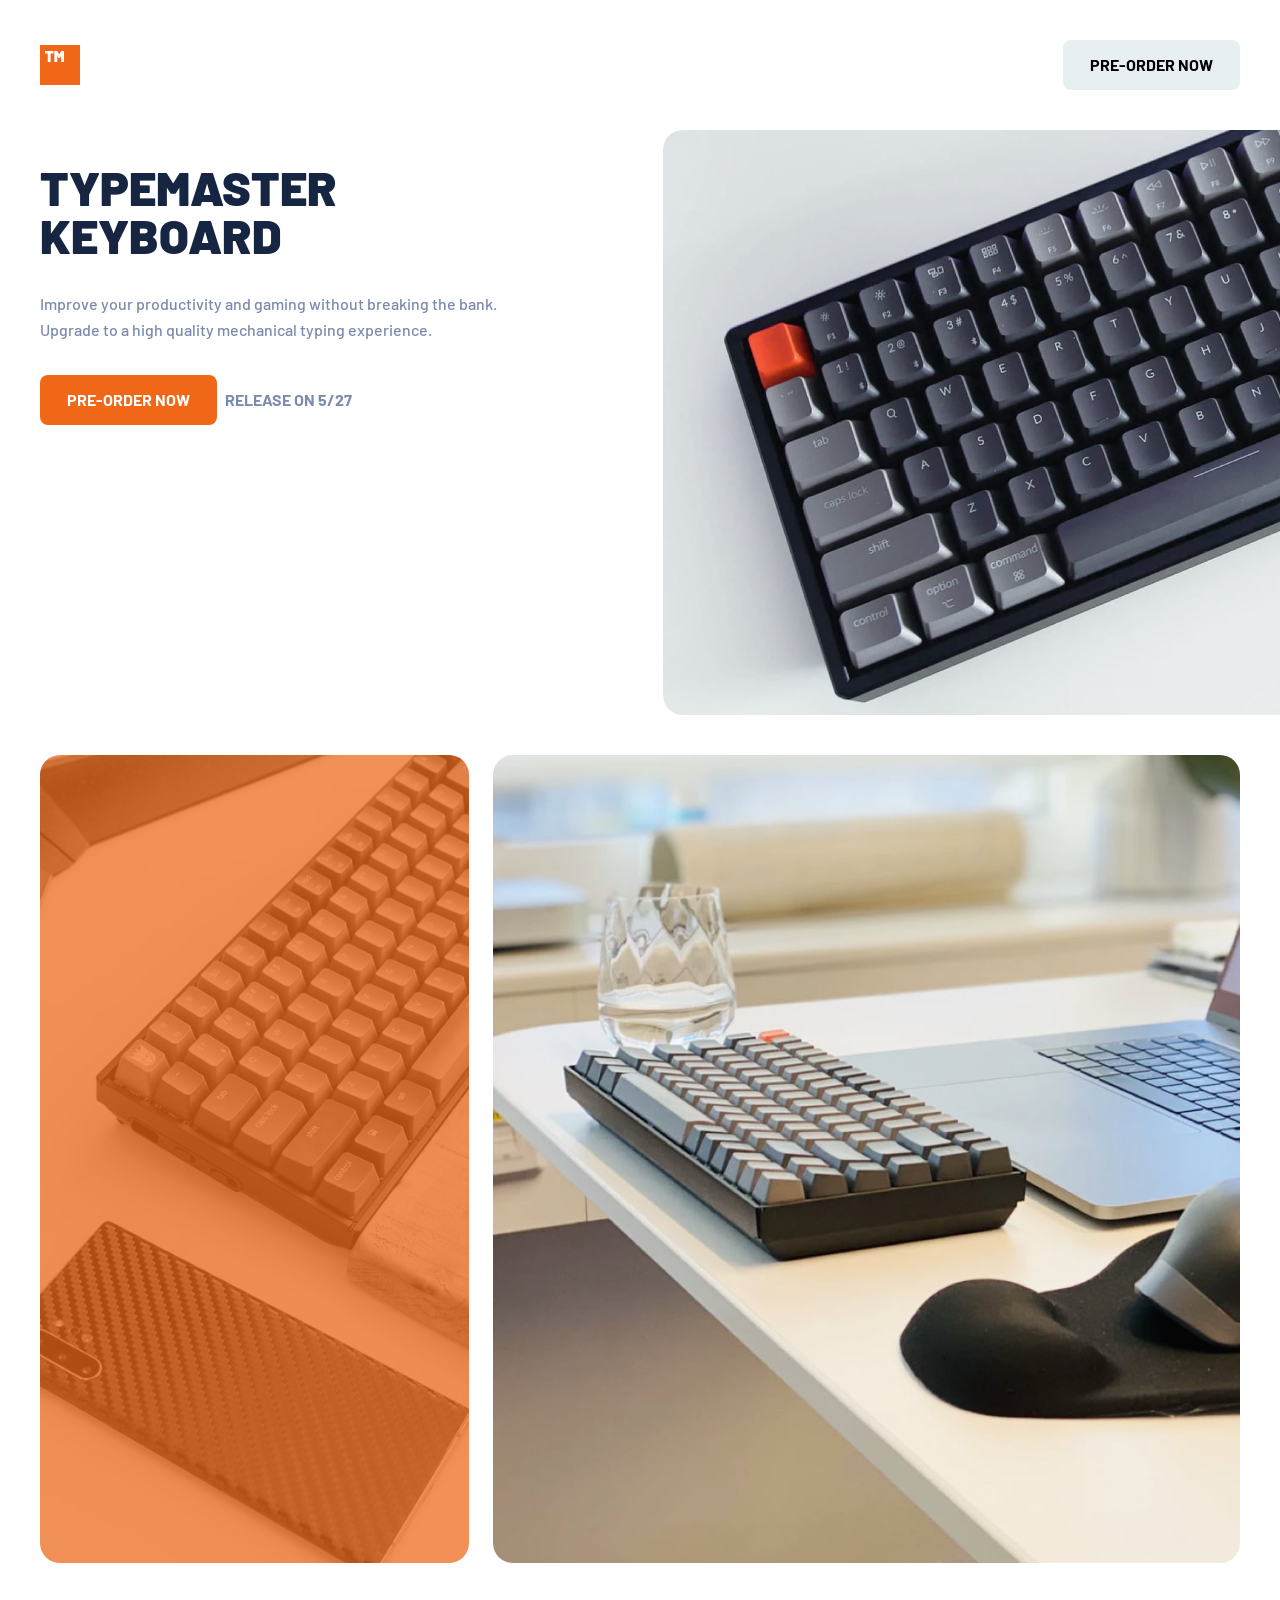
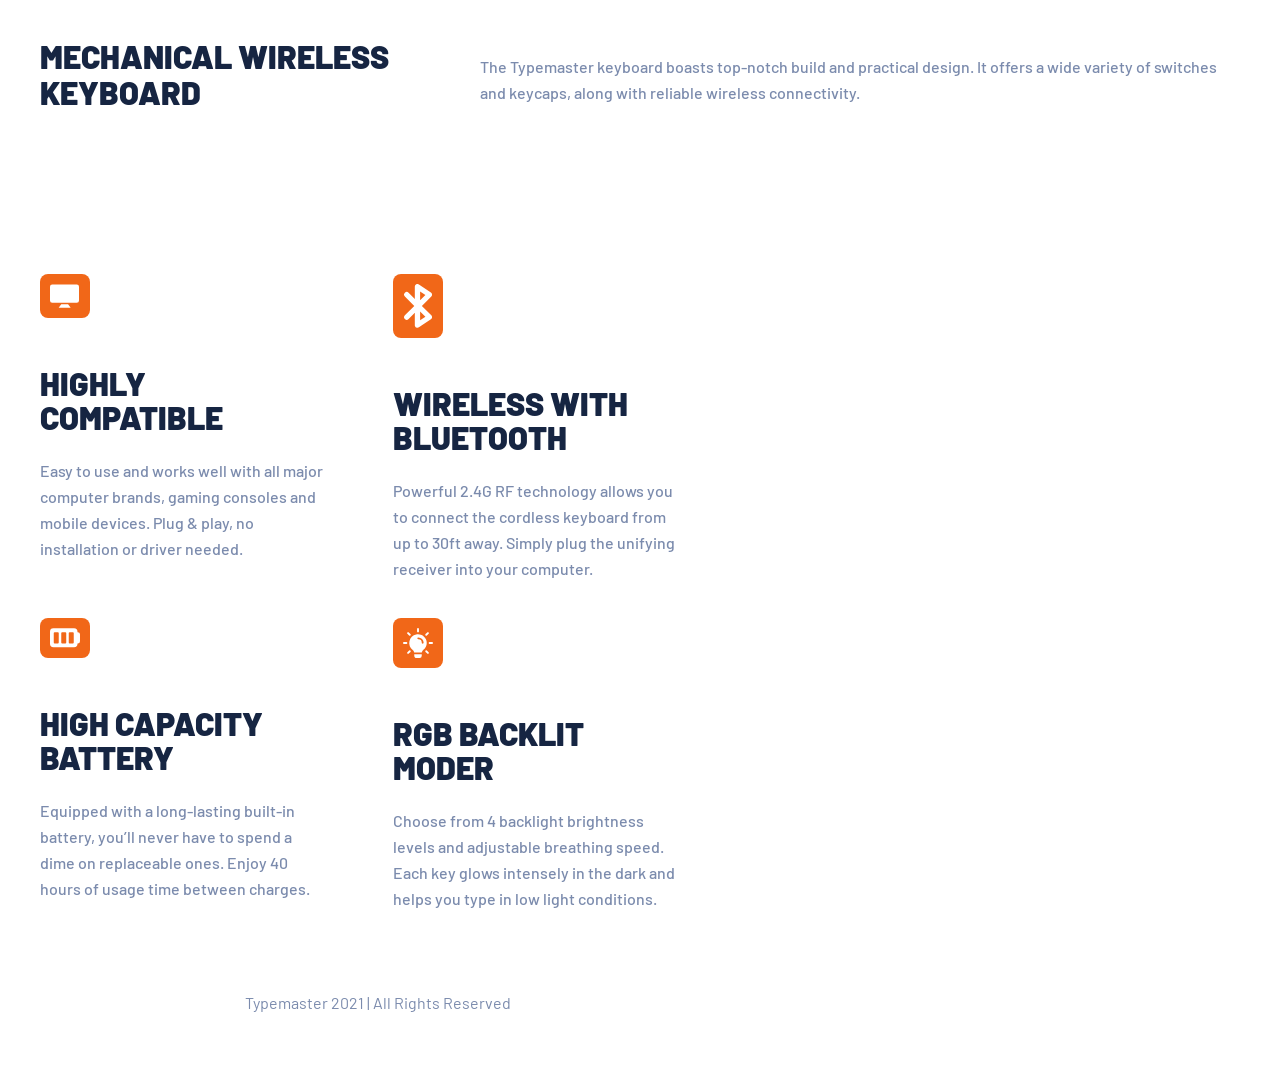
<file: docs/index.html>
<!DOCTYPE html><html lang="en"><head><meta charset="UTF-8"><link rel="icon" type="image/svg+xml" href="[data-uri]"><meta name="viewport" content="width=device-width,initial-scale=1"><link rel="preconnect" href="https://fonts.googleapis.com"><link rel="preconnect" href="https://fonts.gstatic.com" crossorigin><link href="https://fonts.googleapis.com/css2?family=Barlow:wght@500;700;900&display=swap" rel="stylesheet"><title>Typemaster</title><script type="module" crossorigin src="./assets/index-32f9b82f.js"></script><link rel="stylesheet" href="./assets/index-fccbfee0.css"></head><body><header class="header"><img class="header__logo" src="./assets/logo-84564f49.svg" alt="logo"> <a class="button__preorder color__preorder" href="#">PRE-ORDER NOW</a></header><section class="section__keyboard"><div class="texts__keyboard"><h1 class="title__keyboard">TYPEMASTER KEYBOARD</h1><p class="text__keyboard">Improve your productivity and gaming without breaking the bank. Upgrade to a high quality mechanical typing experience.</p><div class="buttons__keyboard"><a class="button__preorder orange__preorder" href="#">PRE-ORDER NOW</a> <a class="button__release" href="#">RELEASE ON 5/27</a></div></div><picture class="image__keyboard"><source media="(min-width: 1040px)" srcset="./assets/image-keyboard-528fa865.jpg"><source media="(min-width:768px )" srcset="./assets/image-keyboard-aafb17b0.jpg"><source media="(min-width:360px)" srcset="./assets/image-keyboard-e0bc5468.jpg"><img class="image__keyboard" src="./assets/image-keyboard-e0bc5468.jpg" alt="keyboard"></picture></section><section class="section__mechanical"><div class="section__mechanical--images"><picture class="section__mechanical--phone"><source media="(min-width: 1040px)" srcset="./assets/image-phone-and-keyboard-9ec504b4.jpg"><source media="(min-width: 768px)" srcset="./assets/image-phone-and-keyboard-86116be7.jpg"><source media="(min-width: 360px)" srcset="./assets/image-phone-and-keyboard-105a2feb.jpg"><img class="section__mechanical--phone" src="./assets/image-phone-and-keyboard-105a2feb.jpg" alt=""></picture><picture class="section__mechanical--glass"><source media="(min-width: 1040px)" srcset="./assets/image-glass-and-keyboard-1aa67575.jpg"><source media="(min-width: 768px)" srcset="./assets/image-glass-and-keyboard-a62a542b.jpg"><source media="(min-width: 360px)" srcset="./assets/image-glass-and-keyboard-27227854.jpg"><img class="section__mechanical--glass" src="./assets/image-glass-and-keyboard-27227854.jpg" alt=""></picture></div><div class="section__mechanical--texts"><h2 class="section__mechanical--title">MECHANICAL WIRELESS KEYBOARD</h2><p class="section__mechanical--text">The Typemaster keyboard boasts top-notch build and practical design. It offers a wide variety of switches and keycaps, along with reliable wireless connectivity.</p></div></section><section class="section__icons"><div class="section__icons--box"><img class="section__icons--icon" src="./assets/icon-compatible-453059d0.svg" alt="icon-compatible"><h2 class="section__icons--title">HIGHLY COMPATIBLE</h2><p class="section__icons--text">Easy to use and works well with all major computer brands, gaming consoles and mobile devices. Plug & play, no installation or driver needed.</p></div><div class="section__icons--box"><img class="section__icons--icon" src="./assets/icon-bluetooth-86da590b.svg" alt="icon-bluetooth"><h2 class="section__icons--title">WIRELESS WITH BLUETOOTH</h2><p class="section__icons--text">Powerful 2.4G RF technology allows you to connect the cordless keyboard from up to 30ft away. Simply plug the unifying receiver into your computer.</p></div><div class="section__icons--box"><img class="section__icons--icon" src="./assets/icon-battery-9780f094.svg" alt="icon-battery"><h2 class="section__icons--title">HIGH CAPACITY BATTERY</h2><p class="section__icons--text">Equipped with a long-lasting built-in battery, you’ll never have to spend a dime on replaceable ones. Enjoy 40 hours of usage time between charges.</p></div><div class="section__icons--box"><img class="section__icons--icon" src="./assets/icon-light-c19f527a.svg" alt="icon-light"><h2 class="section__icons--title">RGB BACKLIT MODER</h2><p class="section__icons--text">Choose from 4 backlight brightness levels and adjustable breathing speed. Each key glows intensely in the dark and helps you type in low light conditions.</p></div></section><footer class="footer"><p class="footer__text">Typemaster 2021 | All Rights Reserved</p></footer></body></html>
</file>
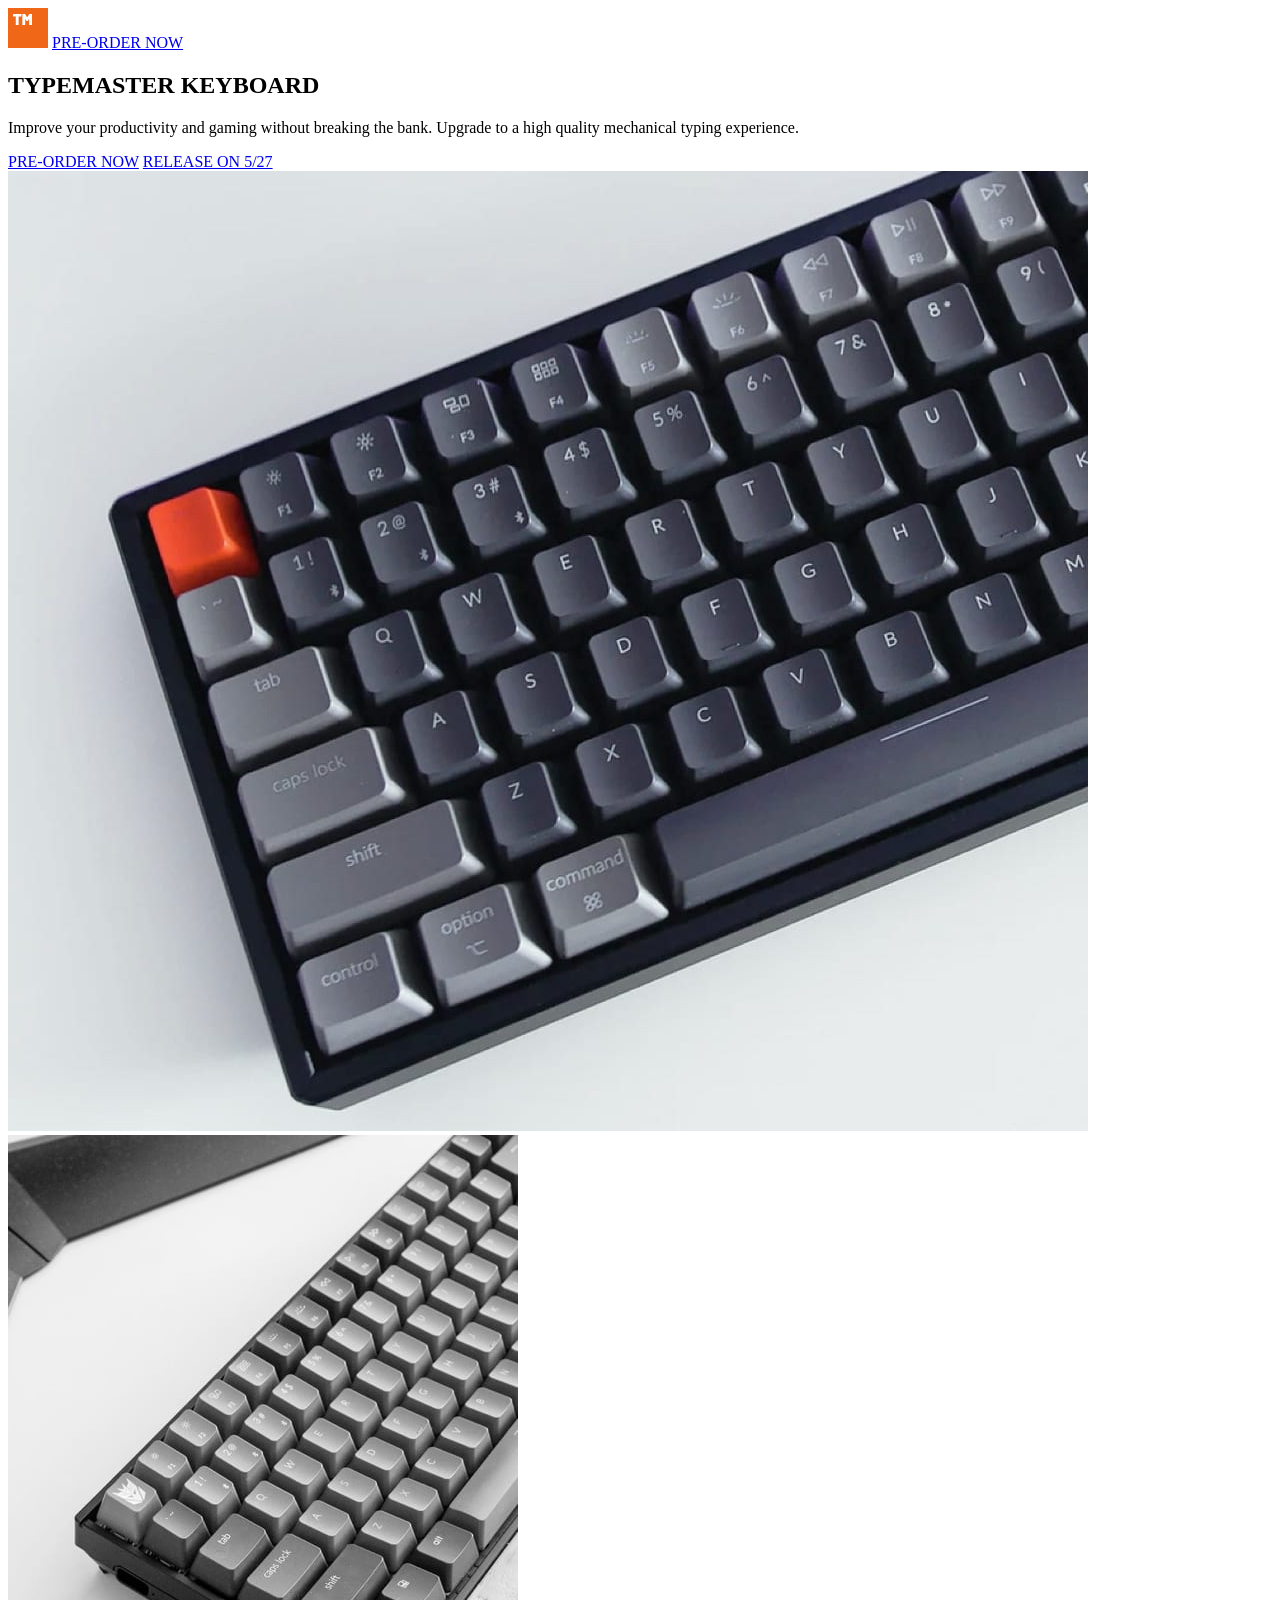
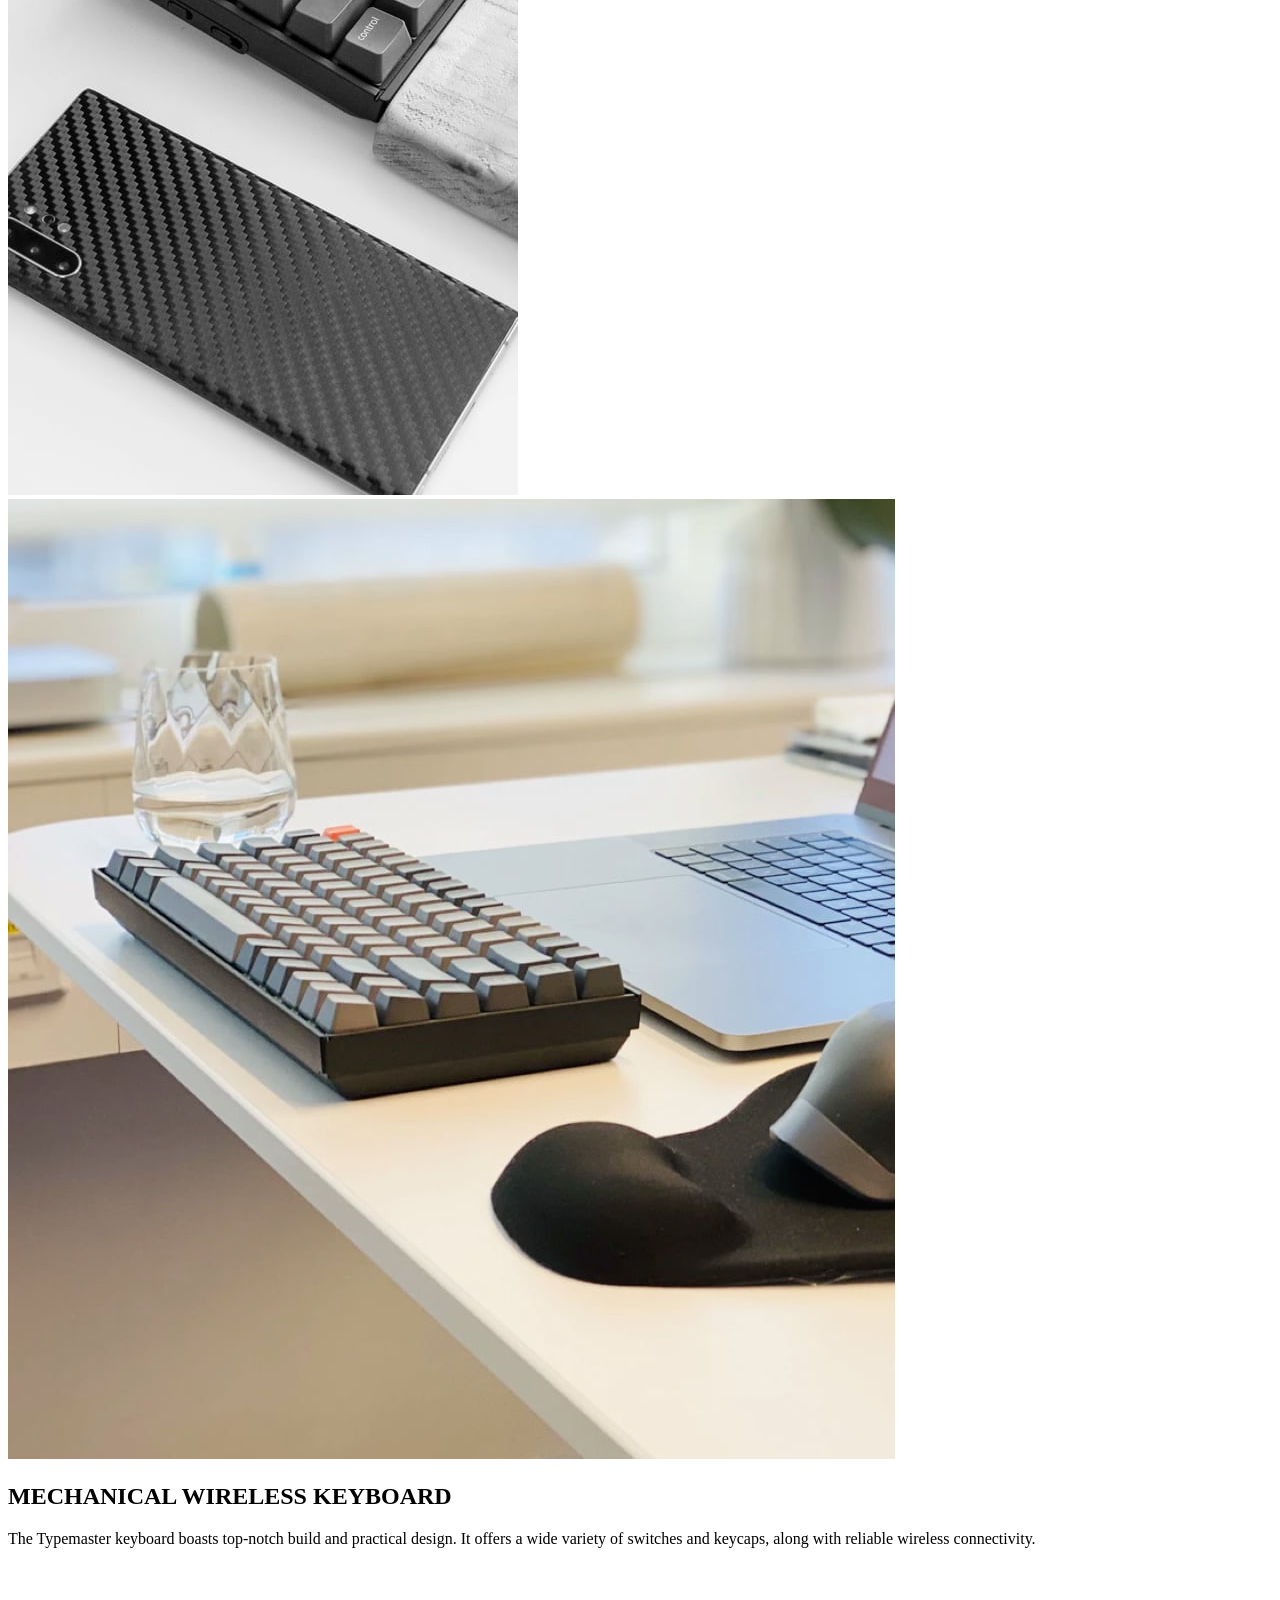
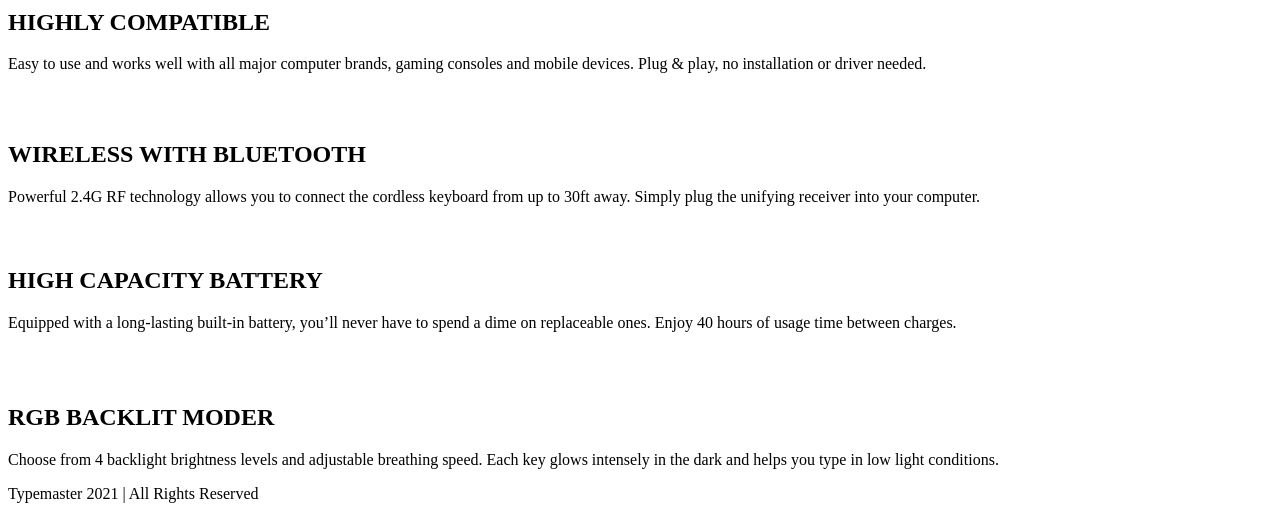
<file: src/index.html>
<!DOCTYPE html>
<html lang="en">
  <head>
    <meta charset="UTF-8" />
    <link rel="icon" type="image/svg+xml" href="./assets/images/favicon-32x32.png" />
    <meta name="viewport" content="width=device-width, initial-scale=1.0" />
    <link rel="preconnect" href="https://fonts.googleapis.com">
    <link rel="preconnect" href="https://fonts.gstatic.com" crossorigin>
    <link href="https://fonts.googleapis.com/css2?family=Barlow:wght@500;700;900&display=swap" rel="stylesheet">
    <title>Typemaster</title>
  </head>
  <body>
    <header class="header">
      <img class="header__logo" src="./assets/images/shared/logo.svg" alt="logo">
      <a class="button__preorder color__preorder" href="#">PRE-ORDER NOW</a>
    </header>

    <section class="section__keyboard">
      <div class="texts__keyboard">
        <h1 class="title__keyboard">TYPEMASTER KEYBOARD</h1>
        <p class="text__keyboard">Improve your productivity and gaming without breaking the bank. Upgrade to a high quality mechanical typing experience.</p>
        <div class="buttons__keyboard">
          <a class="button__preorder orange__preorder" href="#">PRE-ORDER NOW</a>
          <a class="button__release" href="#">RELEASE ON 5/27</a>
        </div>
      </div>
      <picture class="image__keyboard">
        <source media="(min-width: 1040px)" srcset="./assets/images/desktop/image-keyboard.jpg">
        <source media="(min-width:768px )" srcset="./assets/images/tablet/image-keyboard.jpg">
        <source media="(min-width:360px)" srcset="./assets/images/mobile/image-keyboard.jpg">
        <img class="image__keyboard" src="./assets/images/mobile/image-keyboard.jpg" alt="keyboard">
      </picture>
    </section>

    <section class="section__mechanical">
      <div class="section__mechanical--images">
        <picture class="section__mechanical--phone">
          <source media="(min-width: 1040px)" srcset="./assets/images/desktop/image-phone-and-keyboard.jpg">
          <source media="(min-width: 768px)" srcset="./assets/images/tablet/image-phone-and-keyboard.jpg">
          <source media="(min-width: 360px)" srcset="./assets/images/mobile/image-phone-and-keyboard.jpg">
          <img class="section__mechanical--phone" src="./assets/images/mobile/image-phone-and-keyboard.jpg" alt="">
        </picture>

        <picture class="section__mechanical--glass">
          <source media="(min-width: 1040px)" srcset="./assets/images/desktop/image-glass-and-keyboard.jpg">
          <source media="(min-width: 768px)" srcset="./assets/images/tablet/image-glass-and-keyboard.jpg">
          <source media="(min-width: 360px)" srcset="./assets/images/mobile/image-glass-and-keyboard.jpg">
          <img class="section__mechanical--glass" src="./assets/images/mobile/image-glass-and-keyboard.jpg" alt="">
        </picture>
      </div>

      <div class="section__mechanical--texts">
        <h2 class="section__mechanical--title">MECHANICAL WIRELESS KEYBOARD</h2>
        <p class="section__mechanical--text">The Typemaster keyboard boasts top-notch build and practical design. It offers a wide variety of switches and keycaps, along with reliable wireless connectivity.</p>
      </div>
    </section>

    <section class="section__icons">
      <div class="section__icons--box">
          <img class="section__icons--icon" src="./assets/images/shared/icon-compatible.svg" alt="icon-compatible">
          <h2 class="section__icons--title">HIGHLY COMPATIBLE</h2>
          <p class="section__icons--text">Easy to use and works well with all major computer brands, gaming consoles and mobile devices. Plug & play, no installation or driver needed.</p>
      </div>

      <div class="section__icons--box">
        <img class="section__icons--icon" src="./assets/images/shared/icon-bluetooth.svg" alt="icon-bluetooth">
        <h2 class="section__icons--title">WIRELESS WITH BLUETOOTH</h2>
        <p class="section__icons--text">Powerful 2.4G RF technology allows you to connect the cordless keyboard from up to 30ft away. Simply plug the unifying receiver into your computer.</p>
      </div>

      <div class="section__icons--box">
        <img class="section__icons--icon" src="./assets/images/shared/icon-battery.svg" alt="icon-battery">
        <h2 class="section__icons--title">HIGH CAPACITY BATTERY</h2>
        <p class="section__icons--text">Equipped with a long-lasting built-in battery, you’ll never have to spend a dime on replaceable ones. Enjoy 40 hours of usage time between charges.</p>
      </div>

      <div class="section__icons--box">
        <img class="section__icons--icon" src="./assets/images/shared/icon-light.svg" alt="icon-light">
        <h2 class="section__icons--title">RGB BACKLIT MODER</h2>
        <p class="section__icons--text">Choose from 4 backlight brightness levels and adjustable breathing speed. Each key glows intensely in the dark and helps you type in low light conditions.</p>
      </div>
  
    </section>

    <footer class="footer">
      <p class="footer__text">Typemaster 2021  |  All Rights Reserved</p>
    </footer>
    <script type="module" src="./js/index.js"></script>
  </body>
</html>
</file>
<file: docs/assets/index-fccbfee0.css>
html{-webkit-text-size-adjust:100%;line-height:1.15}body{margin:0}main{display:block}h1{font-size:2em;margin:.67em 0}hr{box-sizing:content-box;height:0;overflow:visible}pre{font-family:monospace,monospace;font-size:1em}a{background-color:transparent}abbr[title]{border-bottom:none;text-decoration:underline;-webkit-text-decoration:underline dotted;text-decoration:underline dotted}b,strong{font-weight:bolder}code,kbd,samp{font-family:monospace,monospace;font-size:1em}small{font-size:80%}sub,sup{font-size:75%;line-height:0;position:relative;vertical-align:baseline}sub{bottom:-.25em}sup{top:-.5em}img{border-style:none}button,input,optgroup,select,textarea{font-family:inherit;font-size:100%;line-height:1.15;margin:0}button,input{overflow:visible}button,select{text-transform:none}[type=button],[type=reset],[type=submit],button{-webkit-appearance:button}[type=button]::-moz-focus-inner,[type=reset]::-moz-focus-inner,[type=submit]::-moz-focus-inner,button::-moz-focus-inner{border-style:none;padding:0}[type=button]:-moz-focusring,[type=reset]:-moz-focusring,[type=submit]:-moz-focusring,button:-moz-focusring{outline:1px dotted ButtonText}fieldset{padding:.35em .75em .625em}legend{box-sizing:border-box;color:inherit;display:table;max-width:100%;padding:0;white-space:normal}progress{vertical-align:baseline}textarea{overflow:auto}[type=checkbox],[type=radio]{box-sizing:border-box;padding:0}[type=number]::-webkit-inner-spin-button,[type=number]::-webkit-outer-spin-button{height:auto}[type=search]{-webkit-appearance:textfield;outline-offset:-2px}[type=search]::-webkit-search-decoration{-webkit-appearance:none}::-webkit-file-upload-button{-webkit-appearance:button;font:inherit}details{display:block}summary{display:list-item}template{display:none}[hidden]{display:none}*,:after,:before{box-sizing:border-box}img{display:block;max-width:100%}ul{list-style:none;margin-bottom:0;margin-top:0;padding-left:0}a{color:inherit;text-decoration:none}:root{--primary-color:#f16718;--secundary-color:#e8eff2;--secundary-text-color:#7b8bad;--text-color:#162542;--white:#fff;--font-weight-medium:500;--font-weight-bold:700;--font-weight-black:900}body{font-family:Barlow,sans-serif}.header{align-items:center;display:flex;justify-content:space-between;padding:24px}@media screen and (min-width:640px){.header{padding:40px}}@media screen and (min-width:1440px){.header{padding:55px 165px}}.button__preorder{border-radius:8px;font-size:16px;font-weight:700;font-weight:var(--font-weight-bold);padding:11px 15px}@media screen and (min-width:640px){.button__preorder{padding:16px 27px}}.color__preorder{background-color:#e8eff2;background-color:var(--secundary-color)}.orange__preorder{background-color:#f16718;background-color:var(--primary-color);color:#fff;color:var(--white)}.button__release{color:#7b8bad;color:var(--secundary-text-color);font-size:16px;font-weight:700;font-weight:var(--font-weight-bold)}.section__keyboard{display:flex;flex-direction:column;gap:4rem;margin-bottom:24px;padding-left:24px}@media screen and (min-width:640px){.section__keyboard{flex-direction:row;margin-bottom:40px;padding-left:40px}}@media screen and (min-width:1440px){.section__keyboard{padding:0 165px}}.texts__keyboard{padding-right:24px}@media screen and (min-width:640px){.texts__keyboard{padding-right:0}}.title__keyboard{color:#162542;color:var(--text-color);font-size:48px;font-weight:900;font-weight:var(--font-weight-black);line-height:48px;margin-bottom:32px}.text__keyboard{color:#7b8bad;color:var(--secundary-text-color);font-size:16px;font-weight:500;font-weight:var(--font-weight-medium);line-height:26px;margin-bottom:32px}.buttons__keyboard{align-items:center;display:flex;gap:2rem}@media screen and (min-width:640px){.buttons__keyboard{gap:.5rem}}@media screen and (min-width:1440px){.buttons__keyboard{gap:2rem}}.image__keyboard{border-bottom-left-radius:20px;border-top-left-radius:20px}@media screen and (min-width:640px){.image__keyboard{left:20px;overflow:hidden;position:relative}}@media screen and (min-width:1440px){.image__keyboard{border-radius:20px;left:0}}.section__mechanical{margin-bottom:110px;padding-right:24px}@media screen and (min-width:640px){.section__mechanical{margin-bottom:140px;padding:0 40px}}@media screen and (min-width:1440px){.section__mechanical{align-items:center;display:flex;gap:125px;padding:0 165px}}.section__mechanical--images{display:flex;gap:1.5rem;margin-bottom:75px}.section__mechanical--phone{border-bottom-right-radius:20px;border-top-right-radius:20px;overflow:hidden;position:relative}@media screen and (min-width:640px){.section__mechanical--phone{border-bottom-left-radius:20px;border-top-left-radius:20px}}.section__mechanical--phone:after{background-color:#f16818b3;content:"";height:100%;opacity:0;opacity:1;position:absolute;right:0;top:0;transform:translateY(0);transition:opacity .4s;width:100%}.section__mechanical--glass{border-radius:20px}.section__mechanical--texts{display:flex;flex-direction:column;padding-left:24px;text-align:center}@media screen and (min-width:640px){.section__mechanical--texts{flex-direction:row;justify-content:space-between;padding-left:0;text-align:left}}@media screen and (min-width:1440px){.section__mechanical--texts{flex-direction:column;width:255px}}.section__mechanical--title{color:#162542;color:var(--text-color);font-size:36px;font-weight:900;font-weight:var(--font-weight-black);line-height:38px;margin:0 0 24px}@media screen and (min-width:640px){.section__mechanical--title{font-size:32px;line-height:36px;margin-right:90px}}.section__mechanical--text{color:#7b8bad;color:var(--secundary-text-color);font-size:16px;font-weight:500;font-weight:var(--font-weight-medium);line-height:26px}.section__icons{display:flex;flex-direction:column;gap:4rem;justify-content:center;margin-bottom:96px;padding:0 24px;text-align:center}@media screen and (min-width:640px){.section__icons{display:grid;grid-template-columns:289px 289px;grid-template-rows:280px 280px;justify-content:start;padding:0 100px 0 40px;text-align:left}}@media screen and (min-width:1440px){.section__icons{display:flex;flex-direction:row;gap:2rem;padding:0 165px}}.section__icons--icon{background-color:#f16718;background-color:var(--primary-color);border-radius:8px;margin-bottom:48px;margin-left:auto;margin-right:auto;padding:10px;width:40px}@media screen and (min-width:640px){.section__icons--icon{margin-left:0;width:50px}}.section__icons--title{color:#162542;color:var(--text-color);font-size:32px;font-weight:900;font-weight:var(--font-weight-black);line-height:34px;margin:0 0 24px}.section__icons--text{font-weight:500;font-weight:var(--font-weight-medium);line-height:26px}.footer,.section__icons--text{color:#7b8bad;color:var(--secundary-text-color);font-size:16px}.footer{padding:0 50px 50px}@media screen and (min-width:640px){.footer{padding-left:245px;padding-right:245px}}@media screen and (min-width:1440px){.footer{padding-left:165px;padding-right:165px;text-align:center}}
</file>
